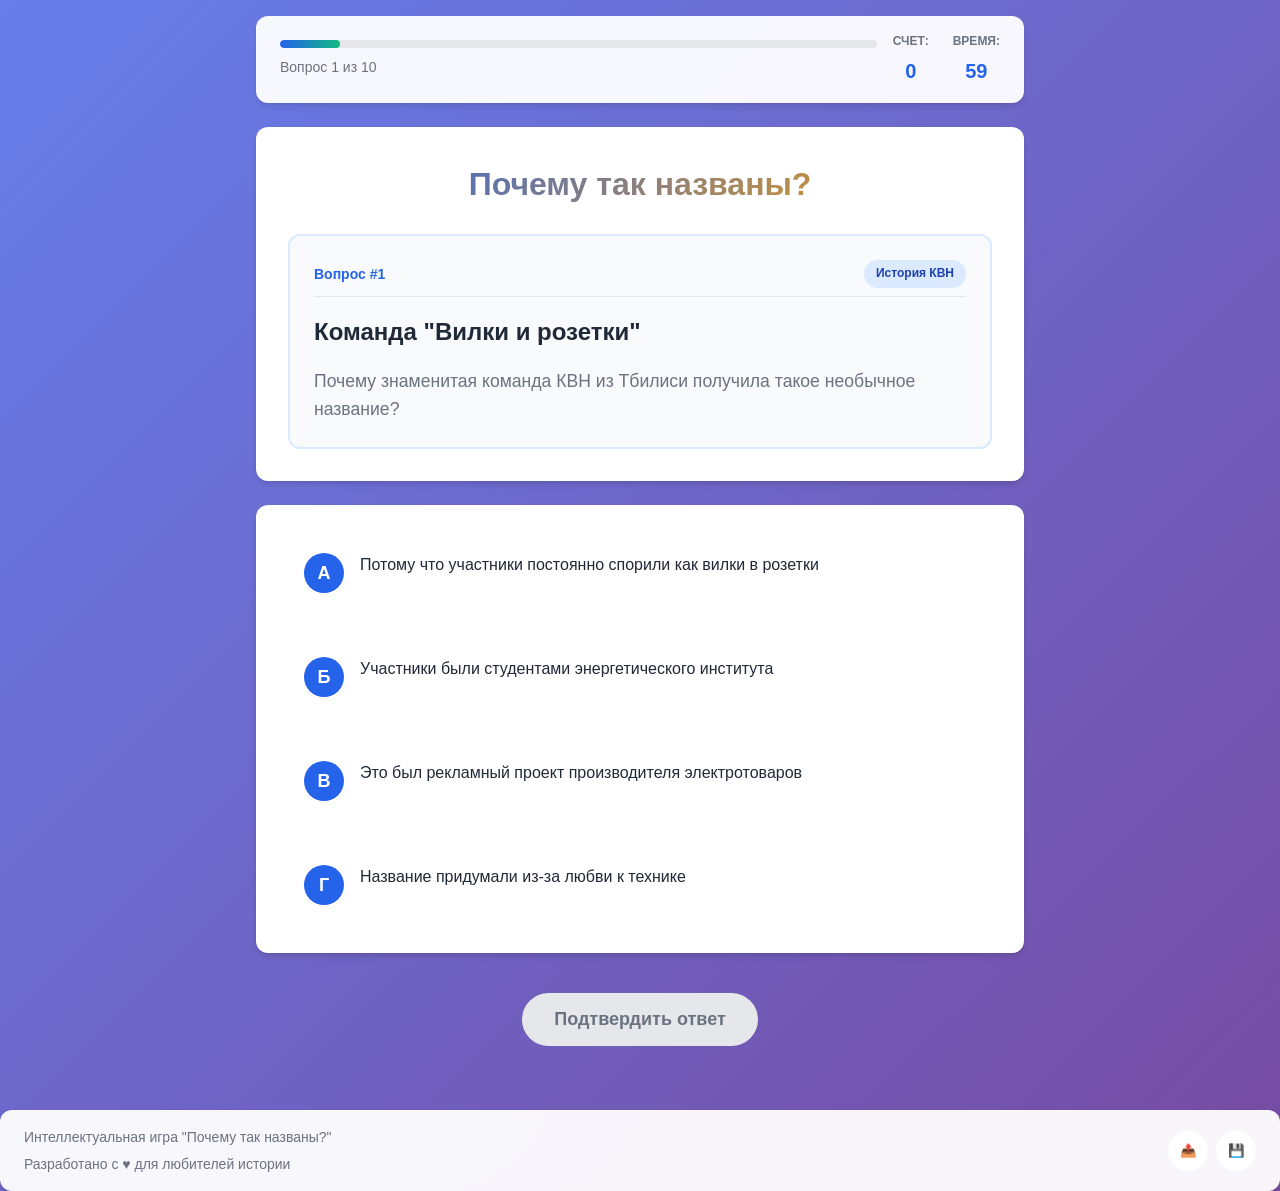
<file: index.html>
<!DOCTYPE html>
<html lang="ru">
<head>
    <meta charset="UTF-8">
    <meta name="viewport" content="width=device-width, initial-scale=1.0">
    <title>Почему так названы? - Интеллектуальная игра</title>
    <link rel="stylesheet" href="style.css">
</head>
<body>
    <!-- Игровой интерфейс -->
    <div class="game-container">
        <!-- Хедер игры -->
        <header class="game-header">
            <div class="game-progress">
                <div class="progress-bar">
                    <div class="progress-fill" style="width: 10%"></div>
                </div>
                <span class="progress-text">Вопрос 1 из 10</span>
            </div>
            <div class="game-stats">
                <div class="stat">
                    <span class="stat-label">Счет:</span>
                    <span class="stat-value" id="score">0</span>
                </div>
                <div class="stat">
                    <span class="stat-label">Время:</span>
                    <span class="stat-value" id="timer">60</span>
                </div>
            </div>
        </header>

        <!-- Основной игровой контент -->
        <main class="game-content">
            <!-- Вопрос -->
            <section class="question-section">
                <h1 class="question-title">Почему так названы?</h1>
                <div class="question-card">
                    <div class="question-header">
                        <span class="question-number">Вопрос #1</span>
                        <span class="question-category">История КВН</span>
                    </div>
                    <div class="question-content">
                        <h2>Команда "Вилки и розетки"</h2>
                        <p>Почему знаменитая команда КВН из Тбилиси получила такое необычное название?</p>
                    </div>
                </div>
            </section>

            <!-- Варианты ответов -->
            <section class="answers-section">
                <div class="answers-grid">
                    <button class="answer-option" data-correct="false">
                        <span class="option-letter">А</span>
                        <span class="option-text">Потому что участники постоянно спорили как вилки в розетки</span>
                    </button>
                    
                    <button class="answer-option" data-correct="true">
                        <span class="option-letter">Б</span>
                        <span class="option-text">Участники были студентами энергетического института</span>
                    </button>
                    
                    <button class="answer-option" data-correct="false">
                        <span class="option-letter">В</span>
                        <span class="option-text">Это был рекламный проект производителя электротоваров</span>
                    </button>
                    
                    <button class="answer-option" data-correct="false">
                        <span class="option-letter">Г</span>
                        <span class="option-text">Название придумали из-за любви к технике</span>
                    </button>
                </div>
            </section>

            <!-- Кнопка подтверждения -->
            <div class="action-section">
                <button class="submit-btn" id="submitAnswer" disabled>
                    Подтвердить ответ
                </button>
            </div>
        </main>

        <!-- Результат и объяснение -->
        <section class="result-section hidden">
            <div class="result-card">
                <div class="result-header">
                    <span class="result-icon" id="resultIcon">🎉</span>
                    <h3 id="resultTitle">Правильно!</h3>
                </div>
                <div class="result-content">
                    <div class="explanation">
                        <h4>Историческая справка:</h4>
                        <p>Команда КВН "Вилки и розетки" была создана в <strong>Тбилисском институте инженеров железнодорожного транспорта</strong>. 
                        Название отражало энергетическую и электротехническую направленность вуза, где учились участники команды.</p>
                        
                        <div class="fun-fact">
                            <span class="fact-icon">💡</span>
                            <p><strong>Интересный факт:</strong> Команда стала чемпионом Высшей лиги КВН в 1967 году и запомнилась зрителям своим уникальным грузинским юмором.</p>
                        </div>
                    </div>
                    
                    <div class="next-action">
                        <button class="next-btn" id="nextQuestion">
                            Следующий вопрос →
                        </button>
                    </div>
                </div>
            </div>
        </section>
    </div>

    <!-- Футер с дополнительной информацией -->
    <footer class="game-footer">
        <div class="footer-content">
            <div class="game-info">
                <span>Интеллектуальная игра "Почему так названы?"</span>
                <span>Разработано с ♥ для любителей истории</span>
            </div>
            <div class="social-links">
                <button class="social-btn" aria-label="Поделиться">📤</button>
                <button class="social-btn" aria-label="Сохранить">💾</button>
            </div>
        </div>
    </footer>

    <script src="script.js"></script>
</body>
</html>
</file>
<file: style.css>
/* Базовые стили и сброс */
* {
    margin: 0;
    padding: 0;
    box-sizing: border-box;
}

:root {
    --primary-color: #2563eb;
    --primary-dark: #1e40af;
    --primary-light: #dbeafe;
    --success-color: #10b981;
    --error-color: #ef4444;
    --warning-color: #f59e0b;
    --text-primary: #1f2937;
    --text-secondary: #6b7280;
    --bg-primary: #ffffff;
    --bg-secondary: #f8fafc;
    --border-color: #e5e7eb;
    --shadow: 0 4px 6px -1px rgba(0, 0, 0, 0.1), 0 2px 4px -1px rgba(0, 0, 0, 0.06);
    --radius: 12px;
    --transition: all 0.3s ease;
}

body {
    font-family: -apple-system, BlinkMacSystemFont, 'Segoe UI', Roboto, Oxygen, Ubuntu, Cantarell, sans-serif;
    background: linear-gradient(135deg, #667eea 0%, #764ba2 100%);
    color: var(--text-primary);
    line-height: 1.6;
    min-height: 100vh;
    overflow-x: hidden;
    padding: 0;
    margin: 0;
}

/* Контейнер игры */
.game-container {
    max-width: 800px;
    margin: 0 auto;
    padding: 1rem;
    min-height: 100vh;
    display: flex;
    flex-direction: column;
}

/* Хедер игры */
.game-header {
    background: rgba(255, 255, 255, 0.95);
    backdrop-filter: blur(10px);
    border-radius: var(--radius);
    padding: 1rem 1.5rem;
    margin-bottom: 1.5rem;
    box-shadow: var(--shadow);
    display: grid;
    grid-template-columns: 1fr auto;
    gap: 1rem;
    align-items: center;
}

.game-progress {
    display: flex;
    flex-direction: column;
    gap: 0.5rem;
}

.progress-bar {
    width: 100%;
    height: 8px;
    background: var(--border-color);
    border-radius: 4px;
    overflow: hidden;
}

.progress-fill {
    height: 100%;
    background: linear-gradient(90deg, var(--primary-color), var(--success-color));
    border-radius: 4px;
    transition: width 0.5s ease;
}

.progress-text {
    font-size: 0.875rem;
    color: var(--text-secondary);
    font-weight: 500;
}

.game-stats {
    display: flex;
    gap: 1.5rem;
}

.stat {
    display: flex;
    flex-direction: column;
    align-items: center;
    gap: 0.25rem;
}

.stat-label {
    font-size: 0.75rem;
    color: var(--text-secondary);
    text-transform: uppercase;
    font-weight: 600;
}

.stat-value {
    font-size: 1.25rem;
    font-weight: 700;
    color: var(--primary-color);
}

/* Основной контент */
.game-content {
    flex: 1;
    display: flex;
    flex-direction: column;
    gap: 1.5rem;
}

/* Секция вопроса */
.question-section {
    background: var(--bg-primary);
    border-radius: var(--radius);
    padding: 2rem;
    box-shadow: var(--shadow);
}

.question-title {
    font-size: 2rem;
    font-weight: 700;
    text-align: center;
    margin-bottom: 1.5rem;
    background: linear-gradient(135deg, var(--primary-color), var(--warning-color));
    -webkit-background-clip: text;
    -webkit-text-fill-color: transparent;
    background-clip: text;
}

.question-card {
    border: 2px solid var(--primary-light);
    border-radius: var(--radius);
    padding: 1.5rem;
    background: var(--bg-secondary);
}

.question-header {
    display: flex;
    justify-content: space-between;
    align-items: center;
    margin-bottom: 1rem;
    padding-bottom: 0.5rem;
    border-bottom: 1px solid var(--border-color);
}

.question-number {
    font-weight: 600;
    color: var(--primary-color);
    font-size: 0.875rem;
}

.question-category {
    background: var(--primary-light);
    color: var(--primary-dark);
    padding: 0.25rem 0.75rem;
    border-radius: 20px;
    font-size: 0.75rem;
    font-weight: 600;
}

.question-content h2 {
    font-size: 1.5rem;
    margin-bottom: 1rem;
    color: var(--text-primary);
}

.question-content p {
    color: var(--text-secondary);
    font-size: 1.1rem;
}

/* Секция ответов */
.answers-section {
    background: var(--bg-primary);
    border-radius: var(--radius);
    padding: 1.5rem;
    box-shadow: var(--shadow);
}

.answers-grid {
    display: grid;
    grid-template-columns: 1fr;
    gap: 1rem;
}

.answer-option {
    display: grid;
    grid-template-columns: auto 1fr;
    gap: 1rem;
    align-items: start;
    padding: 1.5rem;
    border: 2px solid var(--border-color);
    border-radius: var(--radius);
    background: var(--bg-primary);
    cursor: pointer;
    transition: var(--transition);
    text-align: left;
    width: 100%;
    border: none;
    font-family: inherit;
}

.answer-option:hover {
    border-color: var(--primary-color);
    transform: translateY(-2px);
    box-shadow: 0 8px 25px rgba(0, 0, 0, 0.1);
}

.answer-option.selected {
    border-color: var(--primary-color);
    background: var(--primary-light);
}

.answer-option.correct {
    border-color: var(--success-color);
    background: #d1fae5;
}

.answer-option.incorrect {
    border-color: var(--error-color);
    background: #fee2e2;
}

.option-letter {
    width: 40px;
    height: 40px;
    display: flex;
    align-items: center;
    justify-content: center;
    background: var(--primary-color);
    color: white;
    border-radius: 50%;
    font-weight: 700;
    font-size: 1.125rem;
}

.answer-option.selected .option-letter {
    background: var(--primary-dark);
}

.answer-option.correct .option-letter {
    background: var(--success-color);
}

.answer-option.incorrect .option-letter {
    background: var(--error-color);
}

.option-text {
    font-size: 1rem;
    line-height: 1.5;
    color: var(--text-primary);
}

/* Секция действий */
.action-section {
    text-align: center;
    padding: 1rem 0;
}

.submit-btn {
    background: linear-gradient(135deg, var(--primary-color), var(--primary-dark));
    color: white;
    border: none;
    padding: 1rem 2rem;
    border-radius: 50px;
    font-size: 1.125rem;
    font-weight: 600;
    cursor: pointer;
    transition: var(--transition);
    box-shadow: 0 4px 15px rgba(37, 99, 235, 0.3);
}

.submit-btn:hover:not(:disabled) {
    transform: translateY(-2px);
    box-shadow: 0 8px 25px rgba(37, 99, 235, 0.4);
}

.submit-btn:disabled {
    background: var(--border-color);
    color: var(--text-secondary);
    cursor: not-allowed;
    transform: none;
    box-shadow: none;
}

/* Секция результата */
.result-section {
    background: var(--bg-primary);
    border-radius: var(--radius);
    padding: 2rem;
    box-shadow: var(--shadow);
    margin-top: 1rem;
}

.result-card {
    text-align: center;
}

.result-header {
    margin-bottom: 2rem;
}

.result-icon {
    font-size: 4rem;
    display: block;
    margin-bottom: 1rem;
}

#resultTitle {
    font-size: 2rem;
    font-weight: 700;
    color: var(--success-color);
}

.result-content {
    max-width: 600px;
    margin: 0 auto;
}

.explanation {
    text-align: left;
    margin-bottom: 2rem;
}

.explanation h4 {
    font-size: 1.25rem;
    margin-bottom: 1rem;
    color: var(--text-primary);
}

.explanation p {
    margin-bottom: 1.5rem;
    line-height: 1.7;
    color: var(--text-secondary);
}

.fun-fact {
    background: #fff7ed;
    border: 1px solid #fed7aa;
    border-radius: var(--radius);
    padding: 1.5rem;
    display: grid;
    grid-template-columns: auto 1fr;
    gap: 1rem;
    align-items: start;
}

.fact-icon {
    font-size: 1.5rem;
}

.fun-fact p {
    margin: 0;
    color: #7c2d12;
}

.next-action {
    text-align: center;
}

.next-btn {
    background: linear-gradient(135deg, var(--success-color), #059669);
    color: white;
    border: none;
    padding: 1rem 2rem;
    border-radius: 50px;
    font-size: 1.125rem;
    font-weight: 600;
    cursor: pointer;
    transition: var(--transition);
    box-shadow: 0 4px 15px rgba(16, 185, 129, 0.3);
}

.next-btn:hover {
    transform: translateY(-2px);
    box-shadow: 0 8px 25px rgba(16, 185, 129, 0.4);
}

/* Футер игры */
.game-footer {
    background: rgba(255, 255, 255, 0.95);
    backdrop-filter: blur(10px);
    border-radius: var(--radius);
    padding: 1rem 1.5rem;
    margin-top: 2rem;
    box-shadow: var(--shadow);
}

.footer-content {
    display: grid;
    grid-template-columns: 1fr auto;
    gap: 1rem;
    align-items: center;
}

.game-info {
    display: flex;
    flex-direction: column;
    gap: 0.25rem;
}

.game-info span {
    font-size: 0.875rem;
    color: var(--text-secondary);
}

.social-links {
    display: flex;
    gap: 0.5rem;
}

.social-btn {
    width: 40px;
    height: 40px;
    border: 1px solid var(--border-color);
    background: var(--bg-primary);
    border-radius: 50%;
    cursor: pointer;
    transition: var(--transition);
    display: flex;
    align-items: center;
    justify-content: center;
    border: none;
    font-family: inherit;
}

.social-btn:hover {
    border-color: var(--primary-color);
    transform: scale(1.1);
}

/* Вспомогательные классы */
.hidden {
    display: none !important;
}

/* Анимации */
@keyframes fadeIn {
    from { opacity: 0; transform: translateY(20px); }
    to { opacity: 1; transform: translateY(0); }
}

@keyframes pulse {
    0%, 100% { transform: scale(1); }
    50% { transform: scale(1.05); }
}

@keyframes bounce {
    0%, 20%, 53%, 80%, 100% {
        transform: translate3d(0,0,0);
    }
    40%, 43% {
        transform: translate3d(0,-30px,0);
    }
    70% {
        transform: translate3d(0,-15px,0);
    }
    90% {
        transform: translate3d(0,-4px,0);
    }
}

/* Адаптивность */
@media (max-width: 768px) {
    .game-container {
        padding: 0.5rem;
    }
    
    .game-header {
        grid-template-columns: 1fr;
        text-align: center;
        gap: 1rem;
    }
    
    .game-stats {
        justify-content: center;
    }
    
    .question-section {
        padding: 1.5rem;
    }
    
    .question-title {
        font-size: 1.75rem;
    }
    
    .question-content h2 {
        font-size: 1.25rem;
    }
    
    .answers-section {
        padding: 1rem;
    }
    
    .answer-option {
        padding: 1rem;
        grid-template-columns: 35px 1fr;
    }
    
    .option-letter {
        width: 35px;
        height: 35px;
        font-size: 1rem;
    }
    
    .result-section {
        padding: 1.5rem;
    }
    
    .footer-content {
        grid-template-columns: 1fr;
        text-align: center;
        gap: 1rem;
    }
    
    .social-links {
        justify-content: center;
    }
}

@media (max-width: 480px) {
    .question-section {
        padding: 1rem;
    }
    
    .question-title {
        font-size: 1.5rem;
    }
    
    .question-card {
        padding: 1rem;
    }
    
    .answer-option {
        padding: 0.75rem;
    }
    
    .submit-btn,
    .next-btn {
        width: 100%;
        padding: 0.875rem 1.5rem;
    }
    
    .result-icon {
        font-size: 3rem;
    }
    
    #resultTitle {
        font-size: 1.75rem;
    }
}

/* Поддержка темной темы */
@media (prefers-color-scheme: dark) {
    :root {
        --text-primary: #f9fafb;
        --text-secondary: #d1d5db;
        --bg-primary: #1f2937;
        --bg-secondary: #374151;
        --border-color: #4b5563;
    }
    
    body {
        background: linear-gradient(135deg, #4c1d95 0%, #1e3a8a 100%);
    }
    
    .game-header,
    .question-section,
    .answers-section,
    .result-section,
    .game-footer {
        background: rgba(31, 41, 55, 0.95);
    }
    
    .answer-option {
        background: var(--bg-primary);
    }
    
    .answer-option.selected {
        background: #1e3a8a;
    }
    
    .fun-fact {
        background: #7c2d12;
        border-color: #9a3412;
    }
    
    .fun-fact p {
        color: #fed7aa;
    }
}

/* Улучшения доступности */
.answer-option:focus {
    outline: 3px solid var(--primary-color);
    outline-offset: 2px;
}

.submit-btn:focus,
.next-btn:focus,
.social-btn:focus {
    outline: 3px solid var(--primary-color);
    outline-offset: 2px;
}

/* Уменьшение движения для пользователей с соответствующими настройками */
@media (prefers-reduced-motion: reduce) {
    * {
        animation-duration: 0.01ms !important;
        animation-iteration-count: 1 !important;
        transition-duration: 0.01ms !important;
    }
}
</file>
